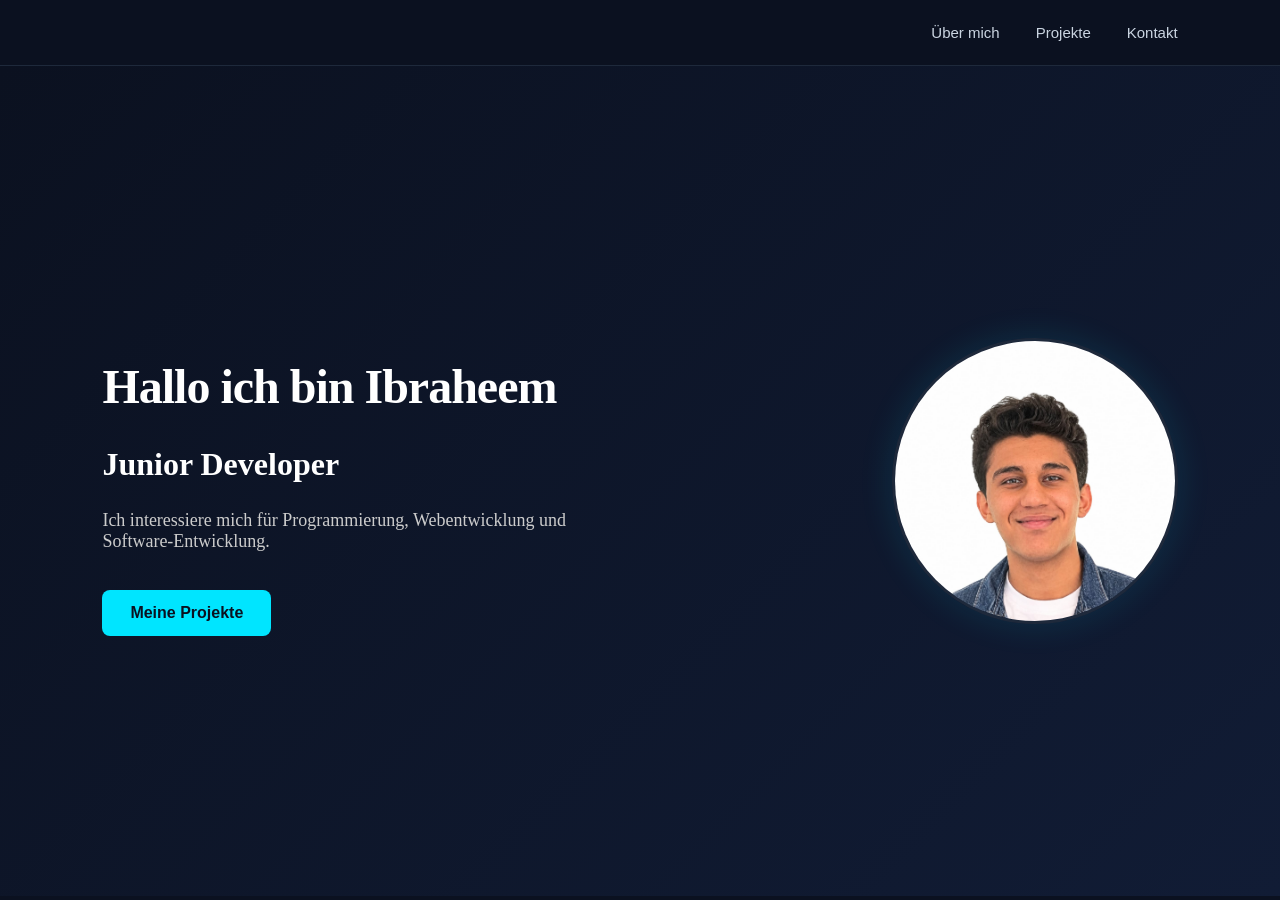
<file: index.html>
<!DOCTYPE html>
<html lang="en">
<head>
  <meta charset="UTF-8">
  <meta name="viewport" content="width=device-width, initial-scale=1.0">
  <link rel="stylesheet" href="../styles.css">
  <link rel="icon" type="image/png" href="/image.jpeg">
  <title>Portfolio</title>
</head>
<body>
<nav class="navbar">
    <div class="nav-links">
        <a href="/index.html">Über mich</a>
        <a href="/seiten/projects.html">Projekte</a>
        <a href="/seiten/contact.html">Kontakt</a>
    </div>
</nav>
  <main class="hero">
    <div class="hero-text" style="max-width: 520px;">
      <h1 class="hero-title">Hallo ich bin Ibraheem</h1>
      <h2 class="hero-subtitle">Junior Developer</h2>
      <p class="hero-description">Ich interessiere mich für Programmierung, Webentwicklung und Software-Entwicklung.</p>

      <button class="hero-button" onclick="window.location.href='/seiten/projects.html'">Meine Projekte</button>
    </div>
    <img src="image.jpeg" class="portfolio-image" alt="Mein Porträt">
  </main>
</body>
</html>
</file>
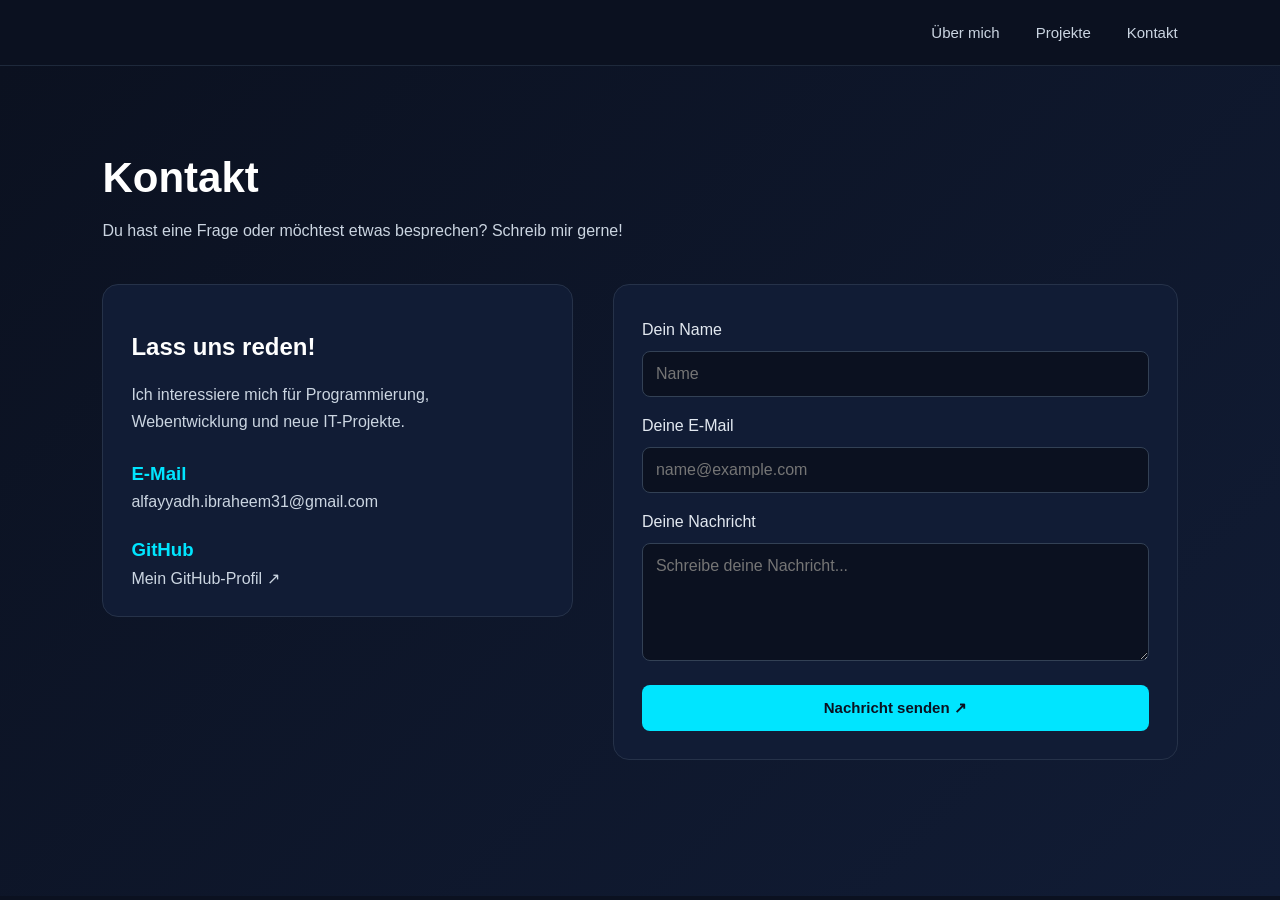
<file: seiten/contact.html>
<!DOCTYPE html>
<html lang="en">
<head>
    <meta charset="UTF-8">
    <meta name="viewport" content="width=device-width, initial-scale=1.0">
    <link rel="stylesheet" href="../styles.css">
    <link rel="icon" type="image/png" href="/image.jpeg">
    <title>Kontakt</title>
</head>
<body>
<nav class="navbar">
    <div class="nav-links">
        <a href="/index.html">Über mich</a>
        <a href="/seiten/projects.html">Projekte</a>
        <a href="/seiten/contact.html">Kontakt</a>
    </div>
</nav>

<main class="contact">
    <h1>Kontakt</h1>
    <p class="contact-intro">
        Du hast eine Frage oder möchtest etwas besprechen?
        Schreib mir gerne!
    </p>

    <div class="contact-container">

        <section class="contact-info">
            <h2>Lass uns reden!</h2>
            <p>
                Ich interessiere mich für Programmierung,
                Webentwicklung und neue IT-Projekte.
            </p>

            <div class="contact-item">
                <h3>E-Mail</h3>
                <a href="mailto:alfayyadh.ibraheem31@gmail.com">
                    alfayyadh.ibraheem31@gmail.com
                </a>
            </div>

            <div class="contact-item">
                <h3>GitHub</h3>
                <a href="https://github.com/timrex011/"
                   target="_blank"
                   rel="noopener noreferrer">
                    Mein GitHub-Profil ↗
                </a>
            </div>
        </section>

        <form class="contact-form"
              action="https://formsubmit.co/alfayyadh.ibraheem31@gmail.com"
              method="POST">

            <label for="name">Dein Name</label>
            <input type="text" id="name" name="name"
                   placeholder="Name" required>

            <label for="email">Deine E-Mail</label>
            <input type="email" id="email" name="email"
                   placeholder="name@example.com" required>

            <label for="message">Deine Nachricht</label>
            <textarea id="message" name="message"
                      placeholder="Schreibe deine Nachricht..."
                      rows="5" required></textarea>

            <input type="hidden" name="_subject"
                   value="Neue Nachricht über mein Portfolio">

            <input type="hidden" name="_replyto" value="">

            <button type="submit">Nachricht senden ↗</button>
        </form>

    </div>
</main>


</body>
</html>
</file>
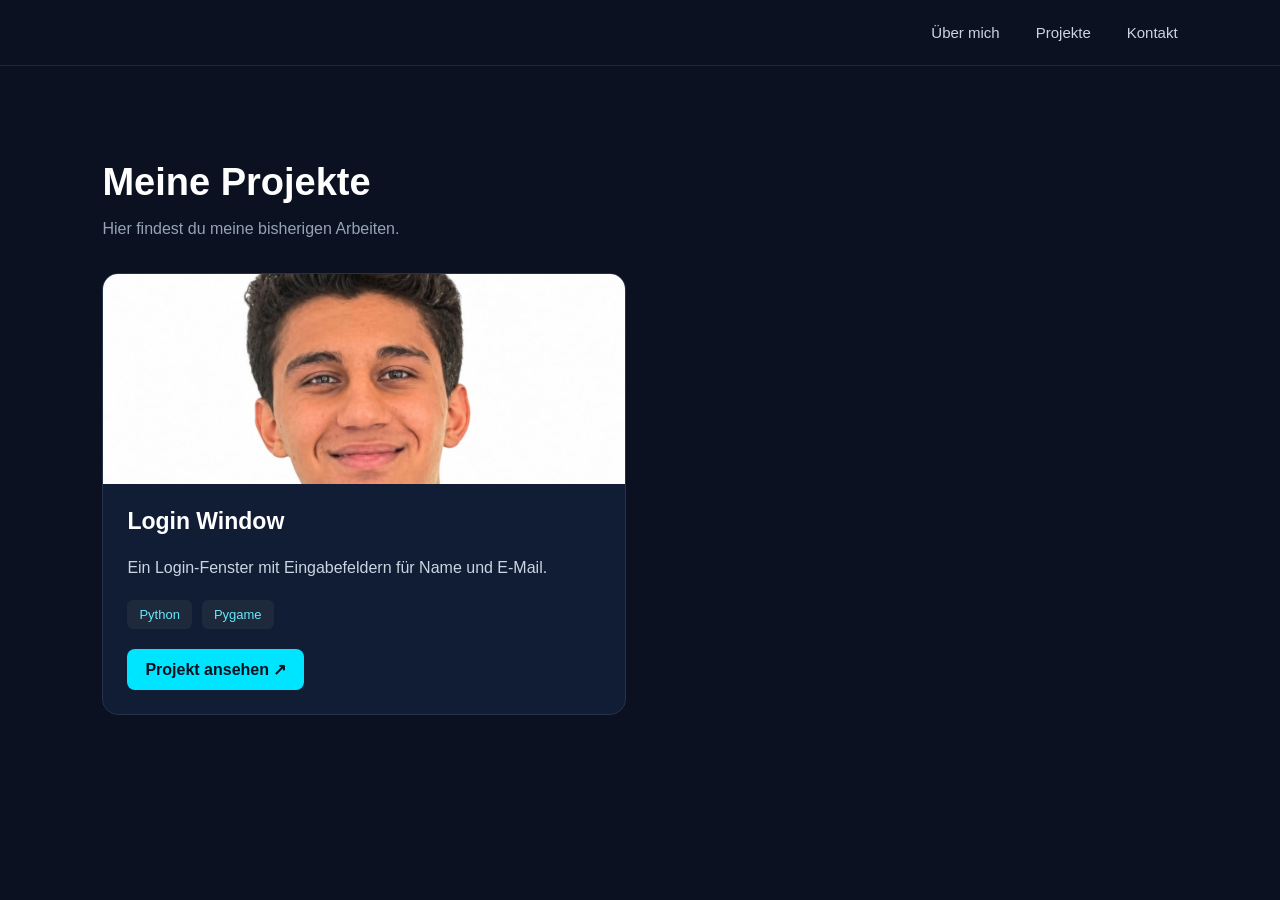
<file: seiten/projects.html>
<!DOCTYPE html>
<html lang="en">
<head>
    <meta charset="UTF-8">
    <meta name="viewport" content="width=device-width, initial-scale=1.0">
    <link rel="stylesheet" href="../styles.css">
    <link rel="icon" type="image/png" href="/image.jpeg">
    <title>Projekte</title>
</head>
<body>
<nav class="navbar">
    <div class="nav-links">
        <a href="/index.html">Über mich</a>
        <a href="/seiten/projects.html">Projekte</a>
        <a href="/seiten/contact.html">Kontakt</a>
    </div>
</nav>

    <main class="projects">
        <h1>Meine Projekte</h1>
        <p class="projects-intro">
            Hier findest du meine bisherigen Arbeiten.
        </p>

        <div class="project-grid">

            <article class="project-card">
                <img src="../image.jpeg"
                    alt="Vorschau meines Login-Projekts">

                <div class="project-content">
                    <h2>Login Window</h2>
                    <p>
                        Ein Login-Fenster mit Eingabefeldern
                        für Name und E-Mail.
                    </p>

                    <div class="project-tags">
                        <span>Python</span>
                        <span>Pygame</span>
                    </div>

                    <a href="DEIN_LINK"
                    class="project-button"
                    target="_blank"
                    rel="noopener noreferrer">
                        Projekt ansehen ↗
                    </a>
                </div>
            </article>

        </div>
    </main>



</body>
</html>
</file>
<file: styles.css>
html, body {
    margin: 0;
    min-height: 100%;
    background-color: #0b1120;
}
.hero {
    display: flex;
    justify-content: space-between;
    align-items: center;
    gap: 40px;
    background: linear-gradient(135deg, #0b1120, #111c35);
    padding: 60px 8%;
    min-height: calc(100vh - 70px);
    box-sizing: border-box;
}
.portfolio-image {
    width: 280px;
    height: 280px;
    object-fit: cover;
    border-radius: 50%;
    border: 3px solid #1e293b;
    box-shadow: 0 0 35px rgba(0, 229, 255, 0.12);
}
.hero-title {
    font-size: 48px;
    line-height: 1.15;
    color: #ffffff;
    font-weight: 700;
    letter-spacing: -1px;
}
.hero-subtitle {
    font-size: 32px;
    color: #fff;
}
.hero-description {
    font-size: 18px;
    color: #ccc;
}
.project-grid {
    display: grid;
    grid-template-columns: repeat(2, 1fr);
    gap: 24px;
}
.navbar {
    display: flex;
    justify-content: flex-end;
    align-items: center;
    padding: 24px 8%;
    background: #0b1120;
    border-bottom: 1px solid #1e293b;
}

.nav-links {
    display: flex;
    gap: 36px;
}

.nav-links a {
    color: #cbd5e1;
    text-decoration: none;
    font-family: Arial, sans-serif;
    font-size: 15px;
    transition: color 0.3s ease;
}

.nav-links a:hover {
    color: #00e5ff;
}
.hero-button {
    margin-top: 20px;
    padding: 14px 28px;
    background: #00e5ff;
    color: #0b1120;
    border: none;
    border-radius: 8px;
    font-size: 16px;
    font-weight: bold;
    cursor: pointer;
    transition: 0.3s ease;
}

.hero-button:hover {
    background: #ffffff;
    transform: translateY(-3px);
}

.projects {
    padding: 70px 8%;
    color: #ffffff;
    font-family: Arial, sans-serif;
}

.projects h1 {
    font-size: 38px;
    margin-bottom: 12px;
}

.projects-intro {
    color: #94a3b8;
    margin-bottom: 35px;
}

.project-grid {
    display: grid;
    grid-template-columns: repeat(2, minmax(0, 1fr));
    gap: 28px;
}

.project-card {
    background: #111c35;
    border: 1px solid #263249;
    border-radius: 16px;
    overflow: hidden;
    transition: transform 0.3s ease,
                border-color 0.3s ease;
}

.project-card:hover {
    transform: translateY(-5px);
    border-color: #00e5ff;
}

.project-card img {
    display: block;
    width: 100%;
    height: 210px;
    object-fit: cover;
}

.project-content {
    padding: 24px;
}

.project-content h2 {
    margin-top: 0;
    font-size: 23px;
}

.project-content p {
    color: #cbd5e1;
    line-height: 1.6;
}

.project-tags {
    display: flex;
    gap: 10px;
    flex-wrap: wrap;
    margin: 20px 0;
}

.project-tags span {
    background: #1e293b;
    color: #67e8f9;
    padding: 7px 12px;
    border-radius: 6px;
    font-size: 13px;
}

.project-button {
    display: inline-block;
    background: #00e5ff;
    color: #0b1120;
    padding: 11px 18px;
    border-radius: 8px;
    text-decoration: none;
    font-weight: bold;
    transition: background 0.3s ease;
}

.project-button:hover {
    background: #ffffff;
}

.contact {
    padding: 60px 8%;
    min-height: calc(100vh - 70px);
    box-sizing: border-box;
    background: linear-gradient(135deg, #0b1120, #111c35);
    color: #ffffff;
    font-family: Arial, sans-serif;
}

.contact > h1 {
    font-size: 42px;
    margin-bottom: 12px;
}

.contact-intro {
    color: #cbd5e1;
    line-height: 1.6;
    margin-bottom: 40px;
}

.contact-container {
    display: grid;
    grid-template-columns: 1fr 1.2fr;
    gap: 40px;
    align-items: start;
}

.contact-info,
.contact-form {
    background: #111c35;
    border: 1px solid #263249;
    border-radius: 16px;
    padding: 28px;
}

.contact-info p {
    color: #cbd5e1;
    line-height: 1.7;
}

.contact-item {
    margin-top: 28px;
}

.contact-item h3 {
    color: #00e5ff;
    margin-bottom: 8px;
}

.contact-item a {
    color: #cbd5e1;
    text-decoration: none;
    overflow-wrap: anywhere;
}

.contact-item a:hover {
    color: #00e5ff;
}

.contact-form {
    display: flex;
    flex-direction: column;
    gap: 12px;
}

.contact-form label {
    margin-top: 8px;
    color: #e2e8f0;
}

.contact-form input,
.contact-form textarea {
    width: 100%;
    box-sizing: border-box;
    padding: 13px;
    border-radius: 8px;
    border: 1px solid #334155;
    background: #0b1120;
    color: #ffffff;
    font: inherit;
}

.contact-form input:focus,
.contact-form textarea:focus {
    outline: 1px solid #00e5ff;
    border-color: #00e5ff;
}

.contact-form textarea {
    resize: vertical;
}

.contact-form button {
    margin-top: 12px;
    padding: 14px;
    border: none;
    border-radius: 8px;
    background: #00e5ff;
    color: #0b1120;
    font-weight: bold;
    font-size: 15px;
    cursor: pointer;
    transition: background 0.3s ease;
}

.contact-form button:hover {
    background: #ffffff;
}

@media (max-width: 700px) {
    .contact-container {
        grid-template-columns: 1fr;
    }

    .contact {
        padding: 40px 6%;
    }
}
</file>
